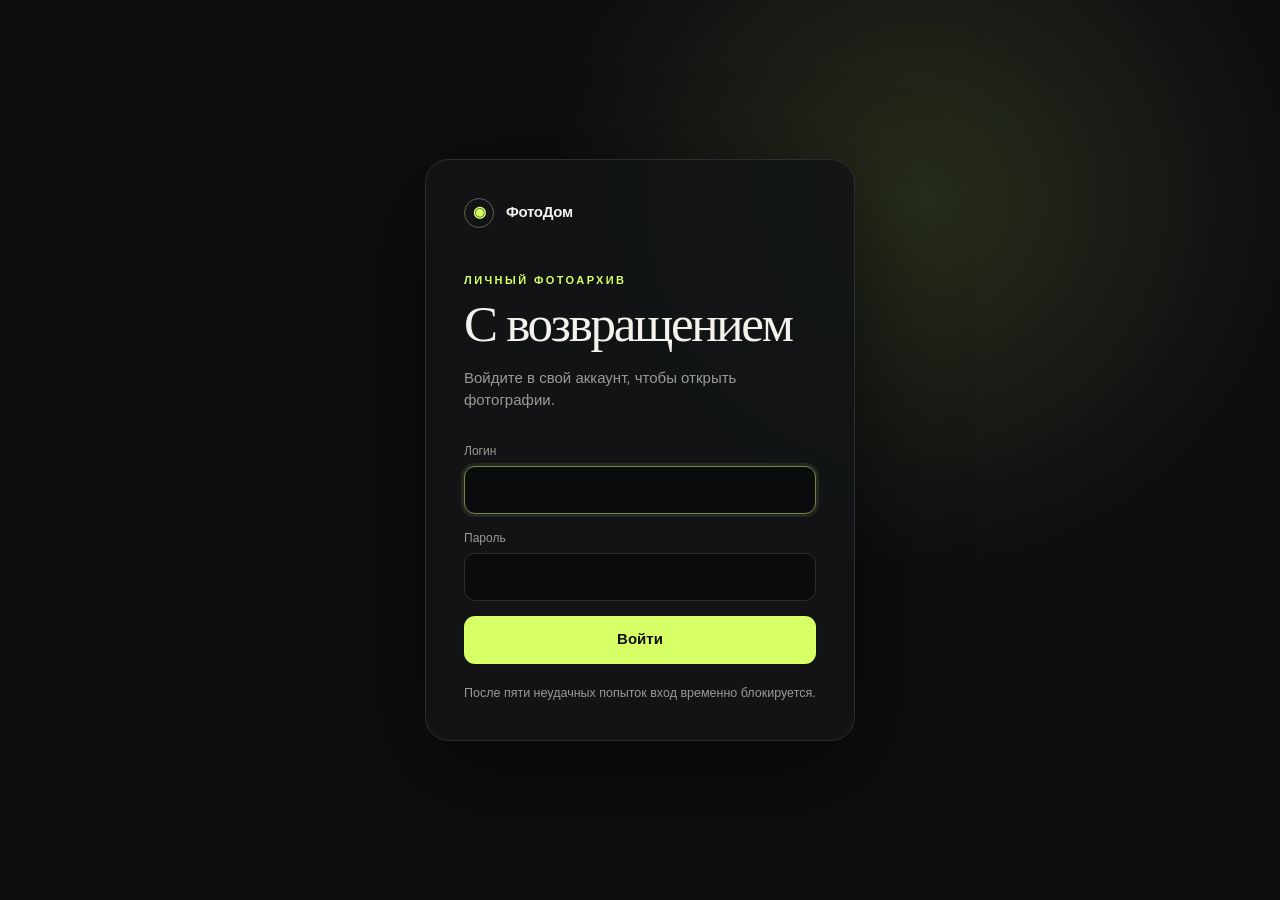
<file: static/login.html>
<!doctype html>
<html lang="ru">
<head>
  <meta charset="utf-8">
  <meta name="viewport" content="width=device-width,initial-scale=1,viewport-fit=cover">
  <meta name="theme-color" content="#0d0e10">
  <title>Вход · ФотоДом</title>
  <link rel="stylesheet" href="/static/styles.css?v=13">
</head>
<body class="login-page">
  <main class="login-main">
    <section class="login-card">
      <div class="brand login-brand"><span class="brand-mark">◉</span><span>ФотоДом</span></div>
      <p class="eyebrow">ЛИЧНЫЙ ФОТОАРХИВ</p>
      <h1>С возвращением</h1>
      <p>Войдите в свой аккаунт, чтобы открыть фотографии.</p>
      <form id="loginForm" class="login-form">
        <label>Логин<input id="loginUsername" name="username" autocomplete="username" maxlength="40" required autofocus></label>
        <label>Пароль<input id="loginPassword" name="password" type="password" autocomplete="current-password" maxlength="256" required></label>
        <p id="loginError" class="login-error" role="alert" hidden></p>
        <button type="submit">Войти</button>
      </form>
      <small class="login-note">После пяти неудачных попыток вход временно блокируется.</small>
    </section>
  </main>
  <script src="/static/login.js?v=1" defer></script>
</body>
</html>
</file>
<file: static/styles.css>
:root { color-scheme: dark; --bg:#0d0e10; --panel:#17191c; --text:#f4f2ec; --muted:#9b9b95; --accent:#d7ff66; --line:#2b2d31; }
* { box-sizing:border-box; }
[hidden] { display:none!important; }
html { background:var(--bg); scroll-behavior:smooth; }
body { margin:0; background:var(--bg); color:var(--text); font:15px/1.5 Inter,ui-sans-serif,-apple-system,BlinkMacSystemFont,"Segoe UI",sans-serif; }
button,input,select,textarea { font:inherit; }
button,a { -webkit-tap-highlight-color:transparent; }
.topbar { height:72px; padding:0 clamp(20px,4vw,64px); display:flex; align-items:center; justify-content:space-between; border-bottom:1px solid var(--line); position:sticky; top:0; z-index:20; isolation:isolate; background:var(--bg); }
.brand { display:flex; gap:12px; align-items:center; color:var(--text); text-decoration:none; font-weight:650; letter-spacing:-.02em; }
.brand-mark { width:30px; height:30px; display:grid; place-items:center; border:1px solid #5d604f; border-radius:50%; color:var(--accent); }
.header-actions,.viewer-actions { display:flex; gap:8px; }
.icon-button,.viewer-actions button,.viewer-actions a { border:0; background:transparent; color:var(--text); width:42px; height:42px; border-radius:50%; display:grid; place-items:center; cursor:pointer; text-decoration:none; font-size:24px; }
.icon-button:hover,.viewer-actions button:hover,.viewer-actions a:hover { background:var(--panel); }
.icon-button.active { color:#111; background:var(--accent); }
main { padding:0 max(92px,clamp(14px,4vw,64px)) 80px clamp(14px,4vw,64px); max-width:1800px; margin:auto; }
.hero { padding:clamp(68px,10vw,150px) 0 clamp(58px,8vw,110px); border-bottom:1px solid var(--line); position:relative; }
.hero::after { content:""; position:absolute; right:5%; top:25%; width:min(27vw,360px); aspect-ratio:1; background:radial-gradient(circle,var(--accent) 0,rgba(215,255,102,.05) 33%,transparent 69%); filter:blur(10px); opacity:.34; pointer-events:none; }
.eyebrow { color:var(--accent); letter-spacing:.22em; font-size:11px; font-weight:750; }
h1 { font-family:Georgia,"Times New Roman",serif; font-size:clamp(52px,8vw,124px); line-height:.86; letter-spacing:-.065em; margin:24px 0 34px; font-weight:400; max-width:1050px; }
h1 em { color:var(--muted); font-weight:400; }
.summary { color:var(--muted); margin:0; font-size:14px; }
.summary.storage-warning { display:inline-block; padding:10px 13px; border:1px solid #76523a; border-radius:10px; color:#ffd0a6; background:#2b1d15; }
.controls { padding:30px 0 22px; position:relative; }
.filter-row { display:flex; align-items:center; justify-content:space-between; gap:20px; }
.tabs { display:flex; gap:8px; }
.tab { color:var(--muted); border:1px solid var(--line); background:transparent; border-radius:999px; padding:9px 18px; cursor:pointer; }
.tab:hover { color:var(--text); }
.tab.active { color:#111; background:var(--accent); border-color:var(--accent); font-weight:700; }
.result-count { color:var(--muted); font-size:13px; }
.period-chip { margin-top:18px; border:1px solid #59613d; color:var(--accent); background:#20251b; border-radius:999px; padding:7px 10px 7px 14px; display:inline-flex; align-items:center; gap:10px; cursor:pointer; }
.period-chip b { font-size:18px; line-height:1; font-weight:400; color:var(--text); }
.search-wrap { display:flex; align-items:center; gap:12px; max-height:0; opacity:0; overflow:hidden; transition:.25s; border-bottom:1px solid transparent; }
.search-wrap.open { max-height:65px; opacity:1; margin-bottom:24px; border-color:var(--line); padding-bottom:13px; }
.search-wrap input { flex:1; border:0; outline:0; background:transparent; color:var(--text); font-size:clamp(18px,3vw,28px); }
.search-wrap kbd { color:var(--muted); border:1px solid var(--line); border-radius:5px; padding:2px 7px; }
.gallery { display:grid; grid-template-columns:repeat(4,minmax(0,1fr)); gap:clamp(4px,.6vw,10px); }
.month-title { grid-column:1/-1; padding:36px 0 12px; display:flex; align-items:baseline; gap:14px; font-family:Georgia,serif; font-size:28px; }
.month-title span { color:var(--muted); font:11px Inter,sans-serif; letter-spacing:.14em; text-transform:uppercase; }
.tile { margin:0; min-width:0; aspect-ratio:1; position:relative; overflow:hidden; contain:paint; background:var(--panel); cursor:zoom-in; }
.tile:nth-of-type(7n+2),.tile:nth-of-type(7n+5) { grid-row:span 2; aspect-ratio:auto; }
.tile img,.tile>video { width:100%; height:100%; object-fit:cover; display:block; transition:transform .55s cubic-bezier(.2,.7,.2,1),opacity .3s; }
.tile img { opacity:0; }
.tile img.loaded { opacity:1; }
.tile:hover img,.tile:hover>video { transform:scale(1.025); }
.tile-overlay { position:absolute; z-index:1; inset:auto 0 0; padding:32px 12px 40px; background:linear-gradient(transparent,rgba(0,0,0,.72)); display:flex; justify-content:space-between; align-items:end; opacity:0; transition:.2s; }
.tile:hover .tile-overlay { opacity:1; }
.selection-check { display:none; position:absolute; z-index:4; left:10px; top:10px; width:27px; height:27px; border:2px solid #fff; border-radius:50%; background:rgba(5,6,7,.55); place-items:center; font-weight:800; }
.selecting .selection-check { display:grid; }.tile.selected::after { content:""; position:absolute; z-index:3; inset:0; border:4px solid var(--accent); background:rgba(215,255,102,.1); pointer-events:none; }.tile.selected .selection-check { color:#111; border-color:var(--accent); background:var(--accent); }
.tile-name { overflow:hidden; text-overflow:ellipsis; white-space:nowrap; font-size:12px; }
.tile-date { position:absolute; z-index:2; left:10px; bottom:9px; padding:5px 8px; border:1px solid rgba(255,255,255,.13); border-radius:999px; color:#fff; background:rgba(7,8,9,.67); box-shadow:0 2px 12px rgba(0,0,0,.22); backdrop-filter:blur(8px); font-size:11px; line-height:1; white-space:nowrap; }
.video-badge { position:absolute; top:12px; left:12px; width:38px; height:38px; border-radius:50%; background:rgba(0,0,0,.6); backdrop-filter:blur(8px); display:grid; place-items:center; font-size:12px; }
.video-duration { position:absolute; z-index:2; right:10px; bottom:9px; padding:5px 8px; border-radius:999px; color:#fff; background:rgba(7,8,9,.72); font-size:11px; line-height:1; }
.favorite-badge { position:absolute; right:10px; top:10px; color:var(--accent); font-size:22px; text-shadow:0 1px 8px #000; }
.empty { text-align:center; color:var(--muted); padding:100px 0; }
.empty span { font-size:54px; }.empty h2 { color:var(--text); margin:10px 0 5px; }
.sentinel { height:100px; display:flex; align-items:center; justify-content:center; gap:7px; }
.sentinel span { width:5px; height:5px; border-radius:50%; background:var(--muted); animation:pulse 1s infinite alternate; }.sentinel span:nth-child(2){animation-delay:.2s}.sentinel span:nth-child(3){animation-delay:.4s}
.timeline { position:fixed; z-index:18; right:12px; top:91px; bottom:20px; width:70px; padding:8px 0; display:flex; flex-direction:column; align-items:flex-end; background:linear-gradient(90deg,transparent,var(--bg) 34%); user-select:none; }
.timeline-all,.timeline-year,.timeline-undated { border:0; color:var(--muted); background:transparent; cursor:pointer; font-size:12px; border-radius:7px; }
.timeline-all { margin:0 7px 8px 0; padding:4px 7px; }
.timeline-undated { margin:8px 3px 0 0; padding:5px 7px; max-width:66px; line-height:1.05; }
.timeline-all:hover,.timeline-all.active,.timeline-year:hover,.timeline-year.active,.timeline-undated:hover,.timeline-undated.active { color:var(--text); background:var(--panel); }
.timeline-track { position:relative; flex:1; width:100%; min-height:0; }
.timeline-track::after { content:""; position:absolute; right:9px; top:3px; bottom:3px; width:3px; border-radius:3px; background:repeating-linear-gradient(to bottom,#596069 0 3px,transparent 3px 10px); opacity:.45; }
#timelineYears { position:relative; z-index:1; height:100%; display:flex; flex-direction:column; justify-content:space-around; align-items:flex-end; }
.timeline-year { position:relative; padding:5px 18px 5px 6px; line-height:1; }
.timeline-year::after { content:""; position:absolute; right:8px; top:50%; width:5px; height:5px; border-radius:50%; translate:50% -50%; background:#8f969f; }
.timeline-year.active,.timeline-undated.active { color:var(--accent); }
.timeline-year.active::after { width:9px; height:9px; background:var(--accent); box-shadow:0 0 0 4px rgba(215,255,102,.12); }
.month-picker { position:fixed; z-index:30; right:84px; width:238px; padding:12px; border:1px solid var(--line); border-radius:14px; background:rgba(23,25,28,.97); box-shadow:0 18px 55px rgba(0,0,0,.45); backdrop-filter:blur(16px); }
.month-picker-header { display:flex; align-items:center; justify-content:space-between; padding:3px 5px 10px; }
.month-picker-header strong { font-family:Georgia,serif; font-size:20px; font-weight:400; }
.month-picker-header button { border:0; color:var(--muted); background:transparent; font-size:20px; cursor:pointer; }
.month-grid { display:grid; grid-template-columns:repeat(3,1fr); gap:5px; }
.month-button { border:0; border-radius:8px; padding:9px 4px; color:var(--text); background:#24272b; cursor:pointer; text-align:center; font-size:12px; }
.month-button small { display:block; color:var(--muted); font-size:9px; margin-top:2px; }
.month-button:hover,.month-button.active { color:#111; background:var(--accent); }.month-button:hover small,.month-button.active small{color:#38401f}
@keyframes pulse { to { opacity:.15; transform:translateY(-4px); } }
.viewer { position:fixed; inset:0; width:100vw; height:100vh; height:100dvh; max-width:none; max-height:none; margin:0; padding:0; border:0; overflow:hidden; background:#070809; color:var(--text); }
.viewer::backdrop { background:#08090a; }.viewer[open] { display:block; }
.viewer-bar { position:absolute; z-index:3; inset:0 0 auto; height:70px; display:flex; align-items:center; justify-content:space-between; padding:0 clamp(14px,3vw,40px); border-bottom:1px solid var(--line); background:linear-gradient(to bottom,rgba(7,8,9,.96),rgba(7,8,9,.78)); min-width:0; }
.viewer-bar>div:first-child { min-width:0; }.viewer-bar strong,.viewer-bar small { display:block; overflow:hidden; text-overflow:ellipsis; white-space:nowrap; }.viewer-bar small { color:var(--muted); font-size:11px; margin-top:2px; }
.viewer-stage { position:absolute; inset:0; width:100vw; height:100vh; height:100dvh; min-width:0; min-height:0; display:grid; place-items:center; padding:70px 60px 0; overflow:hidden; overscroll-behavior:none; }
.viewer-stage img,.viewer-stage video { display:block; width:100%; height:100%; min-width:0; min-height:0; object-fit:contain; }
.viewer-stage.is-image { touch-action:none; user-select:none; -webkit-user-select:none; }
.viewer-stage.is-image img { transform-origin:center; will-change:transform; -webkit-user-drag:none; }
.viewer-footer { position:absolute; z-index:4; left:50%; bottom:20px; translate:-50% 0; display:grid; justify-items:center; gap:8px; width:max-content; max-width:min(820px,calc(100vw - 120px)); pointer-events:none; }
.viewer-details { max-width:100%; padding:10px 14px; border:1px solid rgba(255,255,255,.12); border-radius:12px; color:#f3f3ed; background:rgba(8,9,10,.76); box-shadow:0 8px 30px rgba(0,0,0,.28); backdrop-filter:blur(12px); white-space:pre-line; text-align:center; font-size:12px; pointer-events:auto; }
.viewer-people { display:flex; align-items:center; gap:7px; max-width:100%; padding:7px; overflow-x:auto; border:1px solid rgba(255,255,255,.12); border-radius:999px; background:rgba(8,9,10,.82); box-shadow:0 8px 30px rgba(0,0,0,.28); backdrop-filter:blur(12px); pointer-events:auto; scrollbar-width:none; }
.viewer-people[hidden] { display:none; }
.viewer-people::-webkit-scrollbar { display:none; }
.viewer-people-label { padding:0 6px 0 9px; color:var(--muted); font-size:10px; text-transform:uppercase; letter-spacing:.08em; white-space:nowrap; }
.viewer-person { display:flex; flex:0 0 auto; align-items:center; gap:7px; max-width:180px; padding:3px 10px 3px 3px; overflow:hidden; border:0; border-radius:999px; color:var(--text); background:#24272b; cursor:pointer; }
.viewer-person:hover { color:#111; background:var(--accent); }
.viewer-person img { width:34px; height:34px; flex:0 0 34px; border-radius:50%; object-fit:cover; background:#151619; }
.viewer-person span { overflow:hidden; text-overflow:ellipsis; white-space:nowrap; font-size:11px; font-weight:700; }
.viewer[open] ~ * { overscroll-behavior:none; }
html:has(.viewer[open]),body:has(.viewer[open]) { overflow:hidden; overscroll-behavior:none; }
.nav { position:absolute; top:50%; translate:0 -50%; width:52px; height:76px; border:0; background:transparent; color:var(--text); font-size:54px; cursor:pointer; opacity:.6; }.nav:hover{opacity:1}.nav.prev{left:8px}.nav.next{right:8px}
@media(max-width:900px){.gallery{grid-template-columns:repeat(3,1fr)}.hero::after{display:none}}
@media(max-width:620px){main{padding-right:52px}.topbar{height:62px}.gallery{grid-template-columns:repeat(2,1fr)}.hero{padding:60px 0}.tile:nth-of-type(7n+2),.tile:nth-of-type(7n+5){grid-row:auto;aspect-ratio:1}.tile-overlay{opacity:1;padding-top:25px;justify-content:flex-end}.tile-name{display:none}.result-count{display:none}.viewer-bar{height:62px}.viewer-stage{padding:62px 0 0}.nav{width:42px;background:rgba(0,0,0,.25)}.month-title{padding-top:28px}.timeline{top:70px;right:2px;width:47px}.timeline-year{font-size:10px;padding-right:14px}.timeline-year::after{right:5px}.timeline-track::after{right:6px}.timeline-all{font-size:10px;margin-right:1px}.month-picker{right:48px;width:218px}}
@media(max-width:620px){main{padding-right:70px}.timeline{display:flex!important;visibility:visible;opacity:1;top:70px;right:max(2px,env(safe-area-inset-right));bottom:max(10px,env(safe-area-inset-bottom));width:62px;padding:9px 0;background:linear-gradient(90deg,rgba(13,14,16,.15),rgba(13,14,16,.97) 30%);border-left:1px solid rgba(255,255,255,.05)}.timeline-all{margin:0 9px 7px 0;padding:5px 7px;font-size:11px}.timeline-undated{margin-right:1px;max-width:59px;font-size:10px}.timeline-year{padding:7px 20px 7px 7px;font-size:12px;font-weight:650;touch-action:manipulation}.timeline-year::after{right:9px;width:6px;height:6px}.timeline-track::after{right:10px;opacity:.7}.timeline-year.active::after{width:10px;height:10px}.month-picker{right:calc(62px + env(safe-area-inset-right));max-width:calc(100vw - 74px)}}

.panel-dialog,.map-dialog { border:0; padding:0; color:var(--text); background:transparent; }
.panel-dialog::backdrop,.map-dialog::backdrop { background:rgba(2,3,4,.78); backdrop-filter:blur(8px); }
.panel-dialog { width:min(720px,calc(100vw - 28px)); max-height:min(780px,calc(100dvh - 28px)); }
.panel-shell { overflow:hidden; border:1px solid var(--line); border-radius:22px; background:#121416; box-shadow:0 25px 90px rgba(0,0,0,.58); }
.panel-header,.map-header { display:flex; align-items:center; justify-content:space-between; gap:20px; padding:24px 26px; border-bottom:1px solid var(--line); }
.panel-header small,.map-header small { color:var(--accent); font-size:10px; font-weight:750; letter-spacing:.18em; }
.panel-header h2,.map-header h2 { margin:3px 0 0; font:32px/1 Georgia,serif; }
.panel-header p { margin:7px 0 0; color:var(--muted); font-size:12px; }
.panel-header>button,.map-header>button { flex:0 0 auto; width:42px; height:42px; border:0; border-radius:50%; color:var(--text); background:var(--panel); cursor:pointer; font-size:24px; }
.album-form { display:flex; gap:10px; padding:20px 26px; border-bottom:1px solid var(--line); }
.album-form input { min-width:0; flex:1; padding:12px 15px; border:1px solid var(--line); border-radius:11px; outline:0; color:var(--text); background:#0d0e10; }
.album-form input:focus { border-color:#697944; box-shadow:0 0 0 3px rgba(215,255,102,.08); }
.album-form button { padding:0 18px; border:0; border-radius:11px; color:#111; background:var(--accent); cursor:pointer; font-weight:700; }
.album-list { max-height:58vh; overflow:auto; padding:12px; }
.album-card { position:relative; display:grid; grid-template-columns:76px minmax(0,1fr) 40px; gap:14px; align-items:center; min-height:76px; padding:8px; border-radius:14px; cursor:pointer; }
.album-card:hover { background:var(--panel); }
.album-cover { width:76px; height:62px; border-radius:10px; object-fit:cover; background:#24272b; }
.album-cover.empty-cover { display:grid; place-items:center; color:var(--muted); font-size:24px; }
.album-card strong,.album-card small { display:block; overflow:hidden; text-overflow:ellipsis; white-space:nowrap; }
.album-card small { color:var(--muted); margin-top:3px; }
.album-delete { width:36px; height:36px; border:0; border-radius:50%; color:var(--muted); background:transparent; cursor:pointer; font-size:19px; }
.album-delete:hover { color:#ff938e; background:#30201f; }
.album-empty { padding:55px 25px; color:var(--muted); text-align:center; }
.smart-dialog { width:min(920px,calc(100vw - 28px)); }
.smart-dialog .panel-header p { margin:7px 0 0; color:var(--muted); font-size:12px; }
.smart-progress { margin:18px 22px 4px; padding:12px 14px; border:1px solid #30352a; border-radius:11px; color:var(--muted); background:#171a15; font-size:12px; }
.smart-progress strong { color:var(--accent); }
.smart-collections { display:grid; grid-template-columns:repeat(2,minmax(0,1fr)); gap:10px; max-height:58vh; overflow:auto; padding:18px 22px 24px; }
.smart-card { position:relative; min-height:132px; overflow:hidden; padding:18px; border:1px solid var(--line); border-radius:16px; color:var(--text); background:#17191c; cursor:pointer; text-align:left; }
.smart-card:hover { border-color:#58613c; background-color:#1d2119; }
.smart-card.has-cover { background-position:center; background-size:cover; }
.smart-card.has-cover::before { content:""; position:absolute; inset:0; background:linear-gradient(90deg,rgba(10,11,12,.96),rgba(10,11,12,.62)); }
.smart-card>* { position:relative; z-index:1; }
.smart-card-icon { display:grid; place-items:center; width:35px; height:35px; margin-bottom:15px; border:1px solid #626a47; border-radius:50%; color:var(--accent); font-weight:750; }
.smart-card strong,.smart-card small { display:block; }
.smart-card strong { font:21px Georgia,serif; }
.smart-card small { margin-top:5px; color:#b0b0aa; }
.smart-card-count { position:absolute; z-index:2; right:14px; top:14px; padding:4px 8px; border-radius:999px; color:#111; background:var(--accent); font-size:11px; font-weight:800; }
.smart-card:disabled { opacity:.45; cursor:default; }
.smart-footer { display:flex; align-items:center; justify-content:space-between; gap:15px; padding:14px 22px; border-top:1px solid var(--line); color:var(--muted); font-size:11px; }
.smart-footer button { padding:9px 12px; border:1px solid #59613d; border-radius:9px; color:var(--accent); background:#20251b; cursor:pointer; }
.people-dialog { width:min(920px,calc(100vw - 28px)); }
.people-dialog .panel-header p { margin:7px 0 0; color:var(--muted); font-size:12px; }
.people-filter-bar { display:flex; align-items:center; gap:10px; padding:12px 18px; border-bottom:1px solid var(--line); }
.people-mode { display:flex; gap:5px; padding:4px; border:1px solid var(--line); border-radius:11px; background:#0d0e10; }
.people-mode button { padding:7px 10px; border:0; border-radius:7px; color:var(--muted); background:transparent; cursor:pointer; }
.people-mode button.active { color:#111; background:var(--accent); font-weight:750; }
.people-filter-bar>span { flex:1; color:var(--muted); font-size:11px; text-align:right; }
#peopleApply { padding:9px 14px; border:0; border-radius:9px; color:#111; background:var(--accent); cursor:pointer; font-weight:750; }
#peopleApply:disabled { opacity:.4; cursor:default; }
.people-list { display:grid; grid-template-columns:repeat(4,minmax(0,1fr)); gap:10px; max-height:62vh; overflow:auto; padding:18px; }
.person-card { position:relative; min-width:0; overflow:hidden; border:1px solid var(--line); border-radius:15px; background:#17191c; }
.person-card.selected { border-color:var(--accent); box-shadow:0 0 0 2px rgba(215,255,102,.2); }
.person-card>button:first-child { width:100%; padding:0; border:0; color:var(--text); background:transparent; cursor:pointer; text-align:left; }
.person-card img { width:100%; aspect-ratio:1; display:block; object-fit:cover; background:#24272b; }
.person-card-info { display:block; padding:10px 11px; }
.person-card strong,.person-card small { display:block; overflow:hidden; text-overflow:ellipsis; white-space:nowrap; }
.person-card small { margin-top:2px; color:var(--muted); font-size:10px; }
.person-check { position:absolute; left:8px; top:8px; display:grid; place-items:center; width:27px; height:27px; border:1px solid rgba(255,255,255,.45); border-radius:50%; color:transparent; background:rgba(8,9,10,.72); pointer-events:none; }
.person-card.selected .person-check { color:#111; border-color:var(--accent); background:var(--accent); font-weight:900; }
.person-group-id { position:absolute; left:8px; top:42px; padding:3px 6px; border-radius:6px; color:#fff; background:rgba(8,9,10,.72); font-size:9px; pointer-events:none; }
.person-review { position:absolute; right:7px; top:7px; width:31px; height:31px; border:1px solid rgba(255,255,255,.28); border-radius:50%; color:#fff; background:rgba(8,9,10,.72); cursor:pointer; }
.person-actions { display:flex; gap:8px; padding:14px 18px; border-bottom:1px solid var(--line); }
.person-actions button,.face-move { padding:8px 11px; border:1px solid #4c513e; border-radius:8px; color:var(--text); background:#22251e; cursor:pointer; }
.person-faces-list { display:grid; grid-template-columns:repeat(5,minmax(0,1fr)); gap:8px; max-height:65vh; overflow:auto; padding:18px; }
.face-card { position:relative; margin:0; overflow:hidden; border-radius:12px; background:#202226; }
.face-card img { width:100%; aspect-ratio:1; display:block; object-fit:cover; }
.face-card figcaption { padding:7px; color:var(--muted); font-size:10px; }
.face-move { width:100%; margin-top:5px; padding:5px; font-size:10px; }
.compact-dialog { width:min(480px,calc(100vw - 28px)); }
.album-picker-list { max-height:55vh; overflow:auto; padding:12px; }
.album-picker-button { width:100%; display:flex; justify-content:space-between; align-items:center; padding:14px 16px; border:0; border-radius:11px; color:var(--text); background:transparent; cursor:pointer; text-align:left; }
.album-picker-button:hover { background:var(--panel); }
.album-picker-button.active { color:#111; background:var(--accent); }
.album-picker-button span:last-child { font-size:18px; }

.filters-form { display:grid; grid-template-columns:1fr 1fr; gap:14px; padding:22px 26px; }
.filters-form label { display:grid; gap:6px; color:var(--muted); font-size:12px; }.filters-form .wide { grid-column:1/-1; }
.filters-form input,.filters-form select { width:100%; min-width:0; height:43px; padding:0 12px; border:1px solid var(--line); border-radius:10px; color:var(--text); background:#0d0e10; outline:0; }
.metadata-form { display:grid; grid-template-columns:1fr 1fr; gap:14px; max-height:65vh; overflow:auto; padding:22px 26px; }
.metadata-form label { display:grid; gap:6px; color:var(--muted); font-size:12px; }.metadata-form .wide { grid-column:1/-1; }
.metadata-form input,.metadata-form select,.metadata-form textarea { width:100%; min-width:0; padding:10px 12px; border:1px solid var(--line); border-radius:10px; color:var(--text); background:#0d0e10; outline:0; resize:vertical; }
.metadata-form input,.metadata-form select { height:43px; }.metadata-form input:disabled { opacity:.45; }.metadata-form label small { color:#70736e; }
.form-actions { display:flex; justify-content:flex-end; gap:9px; margin-top:4px; }.form-actions button,.backup-box button { min-height:40px; padding:0 15px; border:1px solid var(--line); border-radius:10px; color:var(--text); background:var(--panel); cursor:pointer; }.form-actions button:last-child { color:#111; border-color:var(--accent); background:var(--accent); font-weight:750; }
.backup-box { display:flex; align-items:center; justify-content:space-between; gap:15px; padding:18px 26px; border-top:1px solid var(--line); }.backup-box strong,.backup-box small { display:block; }.backup-box small { margin-top:4px; color:var(--muted); font-size:11px; }
.duplicates-dialog { width:min(900px,calc(100vw - 28px)); }.duplicate-tabs { display:flex; gap:8px; padding:18px 24px 0; }.duplicate-tabs button { padding:9px 14px; border:1px solid var(--line); border-radius:999px; color:var(--muted); background:transparent; cursor:pointer; }.duplicate-tabs button.active { color:#111; border-color:var(--accent); background:var(--accent); }
.duplicate-note { margin:14px 24px; color:var(--muted); font-size:12px; }.duplicate-list { max-height:58vh; overflow:auto; padding:0 16px 18px; }.duplicate-group { padding:14px 8px 18px; border-top:1px solid var(--line); }.duplicate-group header { display:flex; justify-content:space-between; gap:12px; margin-bottom:10px; }.duplicate-group header span { color:var(--muted); font-size:12px; }.duplicate-thumbs { display:flex; gap:8px; overflow-x:auto; }.duplicate-thumbs figure { flex:0 0 150px; margin:0; }.duplicate-thumbs img { width:150px; height:110px; display:block; border-radius:9px; object-fit:cover; }.duplicate-thumbs figcaption,.duplicate-thumbs small { display:block; overflow:hidden; text-overflow:ellipsis; white-space:nowrap; }.duplicate-thumbs figcaption { margin-top:5px; font-size:11px; }.duplicate-thumbs small { color:var(--muted); }
.index-progress { margin:8px; padding:10px 12px; border:1px solid #4b5532; border-radius:10px; color:var(--accent); background:#1b2015; font-size:12px; }
.selection-bar { position:fixed; z-index:100; left:50%; bottom:max(18px,env(safe-area-inset-bottom)); translate:-50% 0; display:flex; align-items:center; gap:8px; padding:10px 12px; border:1px solid #454a39; border-radius:16px; background:rgba(20,23,17,.96); box-shadow:0 18px 60px rgba(0,0,0,.55); backdrop-filter:blur(16px); }.selection-bar strong { padding:0 8px; white-space:nowrap; }.selection-bar button { min-height:38px; padding:0 13px; border:0; border-radius:9px; color:var(--text); background:#2a2d28; cursor:pointer; }.selection-bar button:disabled { opacity:.4; cursor:default; }

.map-dialog { width:100vw; height:100dvh; max-width:none; max-height:none; margin:0; overflow:hidden; background:#0b0c0e; }
.map-dialog[open] { display:grid; grid-template-rows:auto minmax(0,1fr); }
.map-header { z-index:2; padding:16px clamp(16px,3vw,40px); background:#101214; }
.map-header h2 { font-size:27px; }
.map-header p { margin:5px 0 0; color:var(--muted); font-size:11px; }
#mapCanvas { min-height:0; background:#1a1d20; }
.leaflet-container { font:13px/1.4 Inter,ui-sans-serif,sans-serif; background:#1a1d20; }
.leaflet-popup-content-wrapper,.leaflet-popup-tip { color:var(--text); background:#17191c; }
.leaflet-popup-content { margin:10px; }
.map-popup { width:180px; }
.map-popup img { display:block; width:180px; height:120px; border-radius:8px; object-fit:cover; margin-bottom:8px; }
.map-popup strong,.map-popup small { display:block; overflow:hidden; text-overflow:ellipsis; white-space:nowrap; }
.map-popup small { color:var(--muted); margin-top:2px; }
.photo-marker { stroke:var(--accent); fill:#1b2112; fill-opacity:.86; }

.toast { position:fixed; z-index:1000; left:50%; bottom:24px; translate:-50% 18px; max-width:min(440px,calc(100vw - 30px)); padding:10px 15px; border:1px solid #3a4030; border-radius:999px; color:var(--text); background:rgba(24,27,21,.96); box-shadow:0 12px 40px rgba(0,0,0,.4); opacity:0; pointer-events:none; transition:.2s; text-align:center; }
.toast.show { translate:-50% 0; opacity:1; }
.metadata-line { color:var(--muted); }
.account-button { border:1px solid #474b3e; color:var(--accent); font-size:13px; font-weight:800; }
.account-dialog { width:min(820px,calc(100vw - 28px)); }.account-role { margin:6px 0 0; color:var(--muted); font-size:12px; }
.account-form { display:grid; grid-template-columns:1fr 1fr auto; gap:10px; align-items:end; padding:20px 26px; border-bottom:1px solid var(--line); }.account-form h3 { grid-column:1/-1; margin:0 0 3px; }.account-form label { display:grid; gap:5px; color:var(--muted); font-size:11px; }
.account-form input,.user-form input,.user-form select,.user-card input,.user-card select { min-width:0; height:42px; padding:0 12px; border:1px solid var(--line); border-radius:9px; outline:0; color:var(--text); background:#0d0e10; }
.account-form button,.user-form button,.user-save { min-height:42px; padding:0 15px; border:0; border-radius:9px; color:#111; background:var(--accent); cursor:pointer; font-weight:700; }
.users-section { padding:20px 26px; }.section-heading small { color:var(--accent); font-size:10px; letter-spacing:.16em; }.section-heading h3 { margin:3px 0 14px; font:25px Georgia,serif; }
.user-form { display:grid; grid-template-columns:1fr 1.5fr 150px auto; gap:8px; padding-bottom:16px; border-bottom:1px solid var(--line); }.user-list { max-height:310px; overflow:auto; }
.user-card { display:grid; grid-template-columns:minmax(120px,1fr) 130px 100px minmax(160px,1fr) auto; gap:8px; align-items:center; padding:12px 0; border-bottom:1px solid var(--line); }.user-identity strong,.user-identity small { display:block; overflow:hidden; text-overflow:ellipsis; white-space:nowrap; }.user-identity small { color:var(--muted); font-size:10px; }.user-active { color:var(--muted); font-size:12px; white-space:nowrap; }.user-active input { width:auto; height:auto; }
.account-footer { display:flex; justify-content:flex-end; padding:15px 26px; border-top:1px solid var(--line); }.account-footer button { padding:10px 14px; border:1px solid #5c3330; border-radius:9px; color:#ffaaa3; background:#291817; cursor:pointer; }
.login-page { min-height:100dvh; background:radial-gradient(circle at 72% 22%,rgba(215,255,102,.13),transparent 32%),var(--bg); }.login-main { min-height:100dvh; display:grid; place-items:center; padding:20px; }.login-card { width:min(430px,100%); padding:38px; border:1px solid var(--line); border-radius:24px; background:rgba(18,20,22,.92); box-shadow:0 28px 100px rgba(0,0,0,.5); }.login-brand { margin-bottom:44px; }.login-card h1 { margin:12px 0 18px; font-size:51px; line-height:.95; letter-spacing:-.045em; }.login-card>p:not(.eyebrow) { color:var(--muted); }.login-form { display:grid; gap:15px; margin-top:30px; }.login-form label { display:grid; gap:6px; color:var(--muted); font-size:12px; }.login-form input { height:48px; padding:0 14px; border:1px solid var(--line); border-radius:11px; outline:0; color:var(--text); background:#0a0b0d; font-size:16px; }.login-form input:focus { border-color:#75864a; box-shadow:0 0 0 3px rgba(215,255,102,.09); }.login-form button { height:48px; border:0; border-radius:11px; color:#111; background:var(--accent); cursor:pointer; font-weight:800; }.login-form button:disabled { opacity:.55; }.login-error { margin:0; padding:9px 11px; border:1px solid #693b37; border-radius:9px; color:#ffb0a9; background:#2b1918; font-size:12px; }.login-note { display:block; margin-top:20px; color:var(--muted); }

@media(max-width:620px){
  .brand span:last-child{display:none}.topbar{padding-left:10px;padding-right:6px}.brand-mark{width:27px;height:27px}.header-actions{gap:0}.icon-button{width:33px;height:37px;font-size:19px}
  .panel-dialog{width:calc(100vw - 16px);max-height:calc(100dvh - 16px)}.panel-header,.map-header{padding:16px}.panel-header h2,.map-header h2{font-size:24px}.album-form{padding:14px;flex-direction:column}.album-form button{height:42px}.album-list{padding:7px}.album-card{grid-template-columns:64px minmax(0,1fr) 36px}.album-cover{width:64px;height:56px}
  .map-popup,.map-popup img{width:145px}.map-popup img{height:96px}
  .filters-form,.metadata-form{padding:16px;gap:11px}.metadata-form{grid-template-columns:1fr}.metadata-form label,.metadata-form .wide{grid-column:1}.viewer-footer{max-width:calc(100vw - 28px);bottom:12px}.viewer-people-label{display:none}.backup-box{align-items:flex-start;padding:16px;flex-direction:column}.duplicate-list{max-height:64vh}.selection-bar{left:8px;right:8px;translate:0;overflow-x:auto;justify-content:flex-start}.selection-bar strong,.selection-bar button{flex:0 0 auto}.selection-bar button{font-size:12px}
  .smart-progress{margin:12px 12px 0}.smart-collections{grid-template-columns:1fr;max-height:62vh;padding:12px}.smart-card{min-height:112px}.smart-footer{align-items:flex-start;padding:12px;flex-direction:column}
  .people-filter-bar{align-items:stretch;padding:10px;flex-wrap:wrap}.people-mode{flex:1 1 100%}.people-mode button{flex:1}.people-filter-bar>span{text-align:left;align-self:center}.people-list{grid-template-columns:repeat(2,minmax(0,1fr));padding:10px}.person-faces-list{grid-template-columns:repeat(3,minmax(0,1fr));padding:10px}.person-actions{padding:10px}
  .account-form{grid-template-columns:1fr;padding:16px}.account-form h3{grid-column:1}.users-section{padding:16px}.user-form{grid-template-columns:1fr}.user-card{grid-template-columns:1fr 1fr}.user-identity,.user-password{grid-column:1/-1}.account-footer{padding:14px 16px}.login-card{padding:28px 22px}.login-card h1{font-size:43px}.login-brand{margin-bottom:34px}
}
.mobile-filter-actions,.mobile-nav { display:none; }
.mobile-menu-dialog { border:0; padding:0; color:var(--text); background:transparent; }
.mobile-menu-dialog::backdrop { background:rgba(0,0,0,.68); backdrop-filter:blur(6px); }
.mobile-menu-sheet { border:1px solid var(--line); border-bottom:0; border-radius:24px 24px 0 0; background:#111315; box-shadow:0 -24px 80px rgba(0,0,0,.5); }
.mobile-menu-sheet>header { display:flex; align-items:center; justify-content:space-between; padding:20px 20px 14px; border-bottom:1px solid var(--line); }
.mobile-menu-sheet>header small { color:var(--accent); font-size:9px; font-weight:800; letter-spacing:.18em; }
.mobile-menu-sheet>header h2 { margin:2px 0 0; font-size:24px; }
.mobile-menu-sheet>header>button { width:42px; height:42px; border:0; border-radius:50%; color:var(--text); background:#222529; font-size:24px; }
.mobile-menu-grid { display:grid; grid-template-columns:repeat(3,minmax(0,1fr)); gap:8px; padding:14px 14px calc(18px + env(safe-area-inset-bottom)); }
.mobile-menu-grid button { min-height:92px; padding:12px 6px; border:1px solid var(--line); border-radius:15px; color:var(--text); background:#191b1e; }
.mobile-menu-grid button span,.mobile-menu-grid button b { display:block; }
.mobile-menu-grid button span { margin-bottom:7px; color:var(--accent); font-size:23px; }
.mobile-menu-grid button b { font-size:11px; font-weight:650; }

@media(max-width:760px){
  body { padding-bottom:calc(72px + env(safe-area-inset-bottom)); }
  .topbar { height:58px; padding:0 12px 0 14px; border-bottom-color:rgba(255,255,255,.06); background:rgba(7,8,9,.91); backdrop-filter:blur(18px); }
  .brand { gap:8px; font-size:18px; font-weight:760; letter-spacing:-.035em; }
  .brand span:last-child { display:block; }
  .brand-mark { width:20px; height:20px; border:0; color:var(--accent); font-size:11px; }
  .header-actions { gap:0; }
  .header-actions .icon-button { display:none; }
  .header-actions #accountButton,.header-actions #searchButton { display:grid; width:38px; height:38px; }
  .header-actions #accountButton { border-color:#3d4134; }
  .header-actions #searchButton svg { width:19px; height:19px; fill:none; stroke:currentColor; stroke-width:2; stroke-linecap:round; }
  .header-actions #searchButton[aria-expanded="true"] { color:#0b0c0d; background:var(--accent); }

  main { width:100%; padding:0 0 28px; }
  .hero { padding:9px 12px 5px; border:0; }
  .hero::after,.hero .eyebrow,.hero h1 { display:none; }
  .summary { overflow:hidden; color:#777b82; font-size:11px; text-overflow:ellipsis; white-space:nowrap; }
  .summary.storage-warning { display:block; white-space:normal; }

  .controls { position:sticky; z-index:17; top:58px; padding:8px 10px 9px; border-bottom:1px solid rgba(255,255,255,.06); background:linear-gradient(to bottom,rgba(7,8,9,.98),rgba(7,8,9,.93)); backdrop-filter:blur(18px); }
  .search-wrap { display:none; }
  .search-wrap.open { display:flex; max-height:none; height:43px; margin:0 0 8px; padding:0 13px; overflow:visible; opacity:1; border:1px solid #292c31; border-radius:14px; background:#17191c; }
  .search-wrap>span { color:#c7c9cc; font-size:19px; }
  .search-wrap input { min-width:0; font-size:16px; }
  .search-wrap input::placeholder { color:#74777d; }
  .search-wrap kbd { display:none; }
  .filter-row { justify-content:flex-start; gap:7px; overflow-x:auto; overscroll-behavior-inline:contain; scrollbar-width:none; }
  .filter-row::-webkit-scrollbar { display:none; }
  .tabs,.mobile-filter-actions { display:flex; flex:0 0 auto; gap:7px; }
  .mobile-filter-actions { display:flex; }
  .tab,.mobile-filter { min-height:36px; padding:0 13px; border:1px solid #303338; border-radius:999px; color:#b1b3b7; background:#151719; font-size:12px; white-space:nowrap; }
  .tab.active,.mobile-filter.active { color:#0b0c0d; border-color:var(--accent); background:var(--accent); font-weight:750; }
  .mobile-filter span { margin-right:3px; }
  .mobile-filter b { font-weight:inherit; }
  .result-count { display:none; }
  .period-chip { margin:8px 4px 0 0; padding:5px 8px 5px 11px; font-size:11px; }

  .gallery { grid-template-columns:repeat(3,minmax(0,1fr)); gap:3px; padding:0 3px; }
  .month-title { padding:24px 9px 8px; gap:8px; font:650 18px/1.2 Inter,ui-sans-serif,sans-serif; letter-spacing:-.025em; }
  .month-title span { font-size:9px; }
  .tile,.tile:nth-of-type(7n+2),.tile:nth-of-type(7n+5) { grid-row:auto; aspect-ratio:1; border-radius:3px; }
  .tile-overlay,.tile-date { display:none; }
  .tile:hover img,.tile:hover>video { transform:none; }
  .favorite-badge { top:6px; right:7px; font-size:17px; }
  .video-badge { top:7px; left:7px; width:27px; height:27px; font-size:9px; }
  .video-duration { right:6px; bottom:6px; padding:4px 6px; font-size:9px; }
  .selection-check { left:7px; top:7px; width:25px; height:25px; }
  .empty { padding:70px 20px; }
  .sentinel { height:76px; }

  body:not(.timeline-open) .timeline { display:none!important; }
  body.timeline-open .timeline { display:flex!important; position:fixed; z-index:48; inset:auto 8px calc(76px + env(safe-area-inset-bottom)) 8px; width:auto; max-height:50dvh; padding:14px; overflow:auto; align-items:stretch; border:1px solid #383b40; border-radius:19px; background:rgba(17,19,21,.98); box-shadow:0 18px 70px rgba(0,0,0,.62); backdrop-filter:blur(20px); }
  .timeline-all,.timeline-undated { width:100%; min-height:39px; margin:0 0 8px; padding:8px 10px; border:1px solid var(--line); text-align:left; }
  .timeline-track { flex:none; width:100%; }
  .timeline-track::after { display:none; }
  #timelineYears { height:auto; display:grid; grid-template-columns:repeat(4,minmax(0,1fr)); gap:6px; }
  .timeline-year { min-height:39px; padding:8px 4px; border:1px solid var(--line); border-radius:10px; background:#1c1f22; font-size:12px; text-align:center; }
  .timeline-year::after { display:none; }
  .timeline-year.active,.timeline-all.active,.timeline-undated.active { color:#0b0c0d; border-color:var(--accent); background:var(--accent); }
  .month-picker { z-index:55; inset:auto 8px calc(76px + env(safe-area-inset-bottom)) 8px!important; width:auto; max-width:none; }

  .mobile-nav { position:fixed; z-index:45; inset:auto 0 0; height:calc(66px + env(safe-area-inset-bottom)); padding:5px 8px env(safe-area-inset-bottom); display:grid; grid-template-columns:repeat(4,1fr); border-top:1px solid rgba(255,255,255,.09); background:rgba(8,9,10,.94); box-shadow:0 -10px 35px rgba(0,0,0,.32); backdrop-filter:blur(20px); }
  .mobile-nav-button { display:grid; place-content:center; justify-items:center; gap:1px; min-width:0; border:0; border-radius:12px; color:#8b8e94; background:transparent; }
  .mobile-nav-button span { height:25px; font-size:20px; line-height:23px; }
  .mobile-nav-button b { font-size:10px; font-weight:650; }
  .mobile-nav-button.active { color:var(--accent); }
  .mobile-nav-button:active { background:#1d201b; }

  .mobile-menu-dialog { width:100%; max-width:none; max-height:none; margin:auto 0 0; }
  .mobile-menu-dialog[open] { display:block; }
  .mobile-menu-sheet { padding-bottom:env(safe-area-inset-bottom); }
  .selection-bar { bottom:calc(76px + env(safe-area-inset-bottom)); }
  .toast { bottom:calc(78px + env(safe-area-inset-bottom)); }

  .viewer-bar { height:58px; padding:0 7px 0 12px; }
  .viewer-bar>div:first-child { max-width:38vw; }
  .viewer-actions { gap:0; }
  .viewer-actions button,.viewer-actions a { width:37px; height:40px; font-size:20px; }
  .viewer-stage { padding:58px 0 0; }
  .nav { display:none; }
}

@media(max-width:480px){
  .gallery { grid-template-columns:repeat(2,minmax(0,1fr)); gap:4px; padding:0 4px; }
  .tile,.tile:nth-of-type(7n+2),.tile:nth-of-type(7n+5) { border-radius:4px; }
}

@media(prefers-reduced-motion:reduce){*{scroll-behavior:auto!important;animation:none!important;transition:none!important}}
</file>
